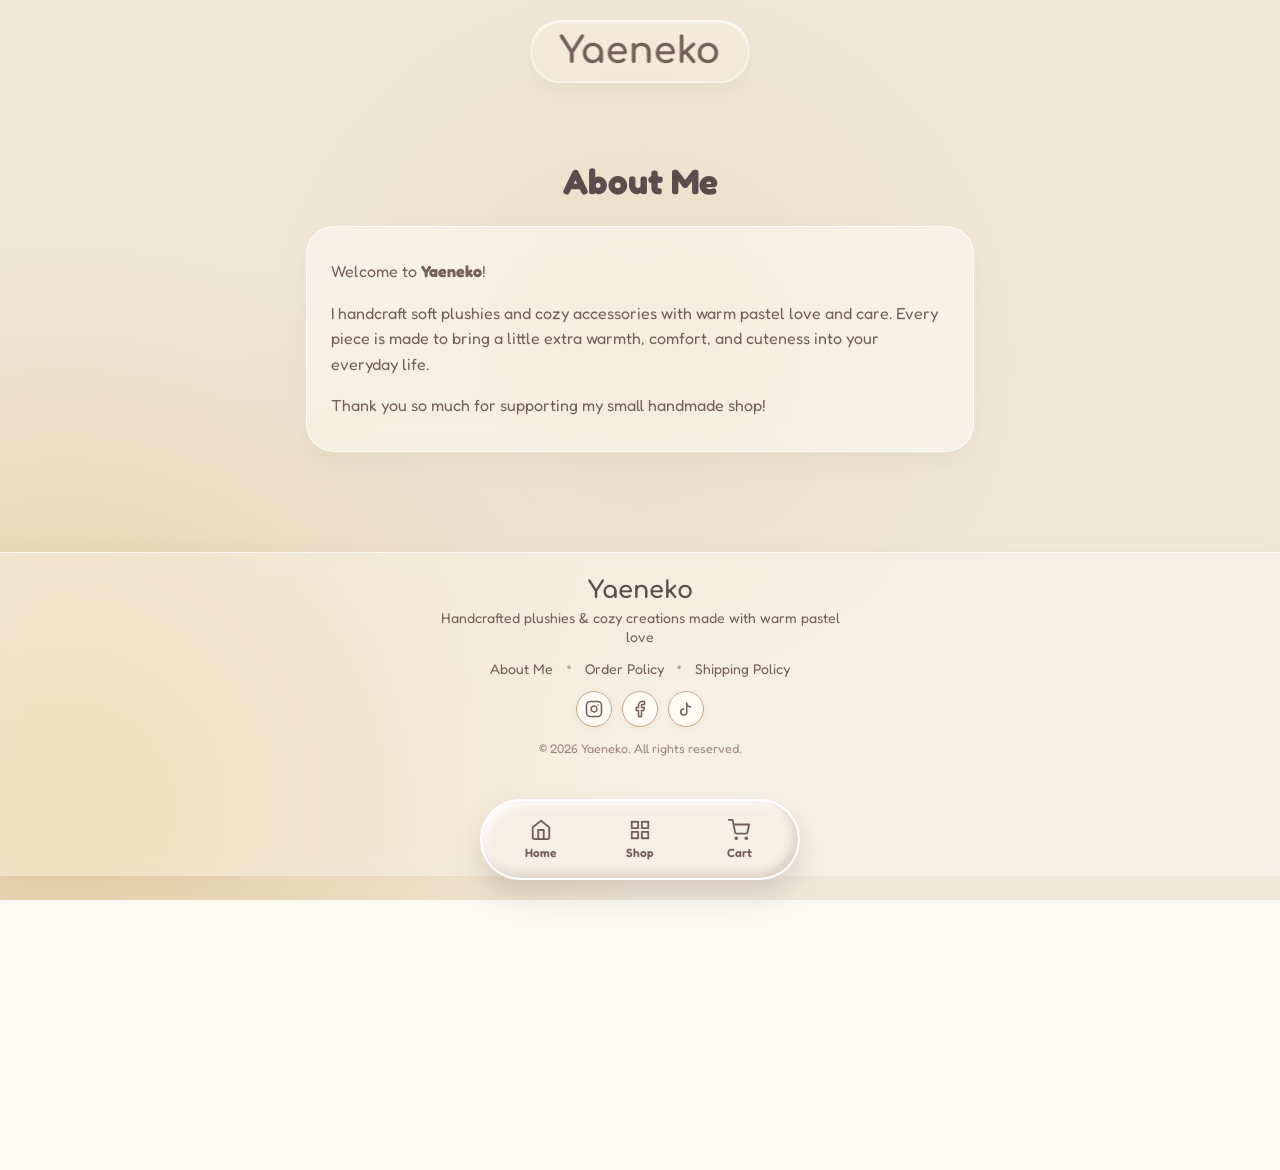
<file: about.html>
<!DOCTYPE html>
<html lang="en">
<head>
    <meta charset="UTF-8">
    <meta name="viewport" content="width=device-width, initial-scale=1.0">
    <title>About Me — Yaeneko</title>

    <link rel="preconnect" href="https://fonts.googleapis.com">
    <link rel="preconnect" href="https://fonts.gstatic.com" crossorigin>
    <link href="https://fonts.googleapis.com/css2?family=Comfortaa:wght@300..700&family=Fredoka:wght@400;600;700&display=swap" rel="stylesheet">
    
    <link rel="stylesheet" href="style.css">
    <script src="script.js" defer></script>

    <style>
        .page-container {
            max-width: 700px;
            margin: 80px auto 0 auto;
            padding: 20px 16px 60px 16px;
        }

        .page-title {
            font-family: 'Fredoka', 'Comfortaa', cursive, sans-serif;
            font-size: 2.2rem;
            color: #5c4d4c;
            text-align: center;
            margin-bottom: 24px;
        }

        .page-card {
            background: rgba(255, 255, 255, 0.45);
            backdrop-filter: blur(12px) saturate(130%);
            -webkit-backdrop-filter: blur(12px) saturate(130%);
            border: 1.5px solid rgba(255, 255, 255, 0.75);
            border-radius: 28px;
            padding: 32px 24px;
            box-shadow: 0 10px 28px rgba(92, 77, 76, 0.06);
            line-height: 1.6;
        }

        .page-card p {
            font-family: 'Fredoka', cursive, sans-serif;
            font-size: 1rem;
            color: #735e59;
            margin-bottom: 16px;
        }

        .page-card p:last-child {
            margin-bottom: 0;
        }
    </style>
</head>
<body>

    <div class="page-bg"></div>

    <header class="shop-header">
        <h1 class="logo">Yaeneko</h1>
    </header>

    <main class="page-container">
        <h1 class="page-title">About Me </h1>
        <div class="page-card">
            <p>Welcome to <strong>Yaeneko</strong>!</p>
            <p>I handcraft soft plushies and cozy accessories with warm pastel love and care. Every piece is made to bring a little extra warmth, comfort, and cuteness into your everyday life.</p>
            <p>Thank you so much for supporting my small handmade shop!</p>
        </div>
    </main>

    <footer class="site-footer">
        <div class="footer-content">
            <h2 class="footer-logo">Yaeneko</h2>
            <p class="footer-bio">Handcrafted plushies & cozy creations made with warm pastel love </p>
            <nav class="footer-links-row" aria-label="Footer Navigation">
                <a href="about.html" class="footer-link">About Me</a>
                <span class="footer-dot">•</span>
                <a href="policies.html#order-policy" class="footer-link">Order Policy</a>
                <span class="footer-dot">•</span>
                <a href="policies.html#shipping-policy" class="footer-link">Shipping Policy</a>
            </nav>
            <div class="footer-socials-row">
                <a href="https://www.instagram.com/yaeneko.bd?utm_source=ig_web_button_share_sheet&igsh=ZDNlZDc0MzIxNw==" target="_blank" rel="noopener noreferrer" class="social-btn" aria-label="Instagram">
                    <svg width="18" height="18" viewBox="0 0 24 24" fill="none" stroke="currentColor" stroke-width="2" stroke-linecap="round" stroke-linejoin="round"><rect x="2" y="2" width="20" height="20" rx="5" ry="5"></rect><path d="M16 11.37A4 4 0 1 1 12.63 8 4 4 0 0 1 16 11.37z"></path><line x1="17.5" y1="6.5" x2="17.51" y2="6.5"></line></svg>
                </a>
                <a href="https://www.facebook.com/people/Yaenekobd/61579429420812/" target="_blank" rel="noopener noreferrer" class="social-btn" aria-label="Facebook">
                    <svg width="18" height="18" viewBox="0 0 24 24" fill="none" stroke="currentColor" stroke-width="2" stroke-linecap="round" stroke-linejoin="round"><path d="M18 2h-3a5 5 0 0 0-5 5v3H7v4h3v8h4v-8h3l1-4h-4V7a1 1 0 0 1 1-1h3z"></path></svg>
                </a>
                <a href="https://www.tiktok.com/@yaeneko.bd" target="_blank" rel="noopener noreferrer" class="social-btn" aria-label="TikTok">
                    <svg width="18" height="18" viewBox="0 0 24 24" fill="none" stroke="currentColor" stroke-width="2" stroke-linecap="round" stroke-linejoin="round"><path d="M9 12a4 4 0 1 0 4 4V4a5 5 0 0 0 5 5"></path></svg>
                </a>
            </div>
            <p class="footer-copyright">© 2026 Yaeneko. All rights reserved.</p>
        </div>
    </footer>

    <nav class="floating-nav" aria-label="Main Navigation">
        <a href="index.html" class="nav-item">
            <svg viewBox="0 0 24 24" fill="none" stroke="currentColor" stroke-width="2" stroke-linecap="round" stroke-linejoin="round"><path d="M3 9l9-7 9 7v11a2 2 0 0 1-2 2H5a2 2 0 0 1-2-2z"/><polyline points="9 22 9 12 15 12 15 22"/></svg>
            <span>Home</span>
        </a>
        <a href="shop.html" class="nav-item">
            <svg viewBox="0 0 24 24" fill="none" stroke="currentColor" stroke-width="2" stroke-linecap="round" stroke-linejoin="round"><rect x="3" y="3" width="7" height="7"/><rect x="14" y="3" width="7" height="7"/><rect x="14" y="14" width="7" height="7"/><rect x="3" y="14" width="7" height="7"/></svg>
            <span>Shop</span>
        </a>
        <a href="cart.html" class="nav-item">
            <svg viewBox="0 0 24 24" fill="none" stroke="currentColor" stroke-width="2" stroke-linecap="round" stroke-linejoin="round"><circle cx="9" cy="21" r="1"/><circle cx="20" cy="21" r="1"/><path d="M1 1h4l2.68 13.39a2 2 0 0 0 2 1.61h9.72a2 2 0 0 0 2-1.61L23 6H6"/></svg>
            <span>Cart</span>
        </a>
    </nav>

</body>
</html>
</file>
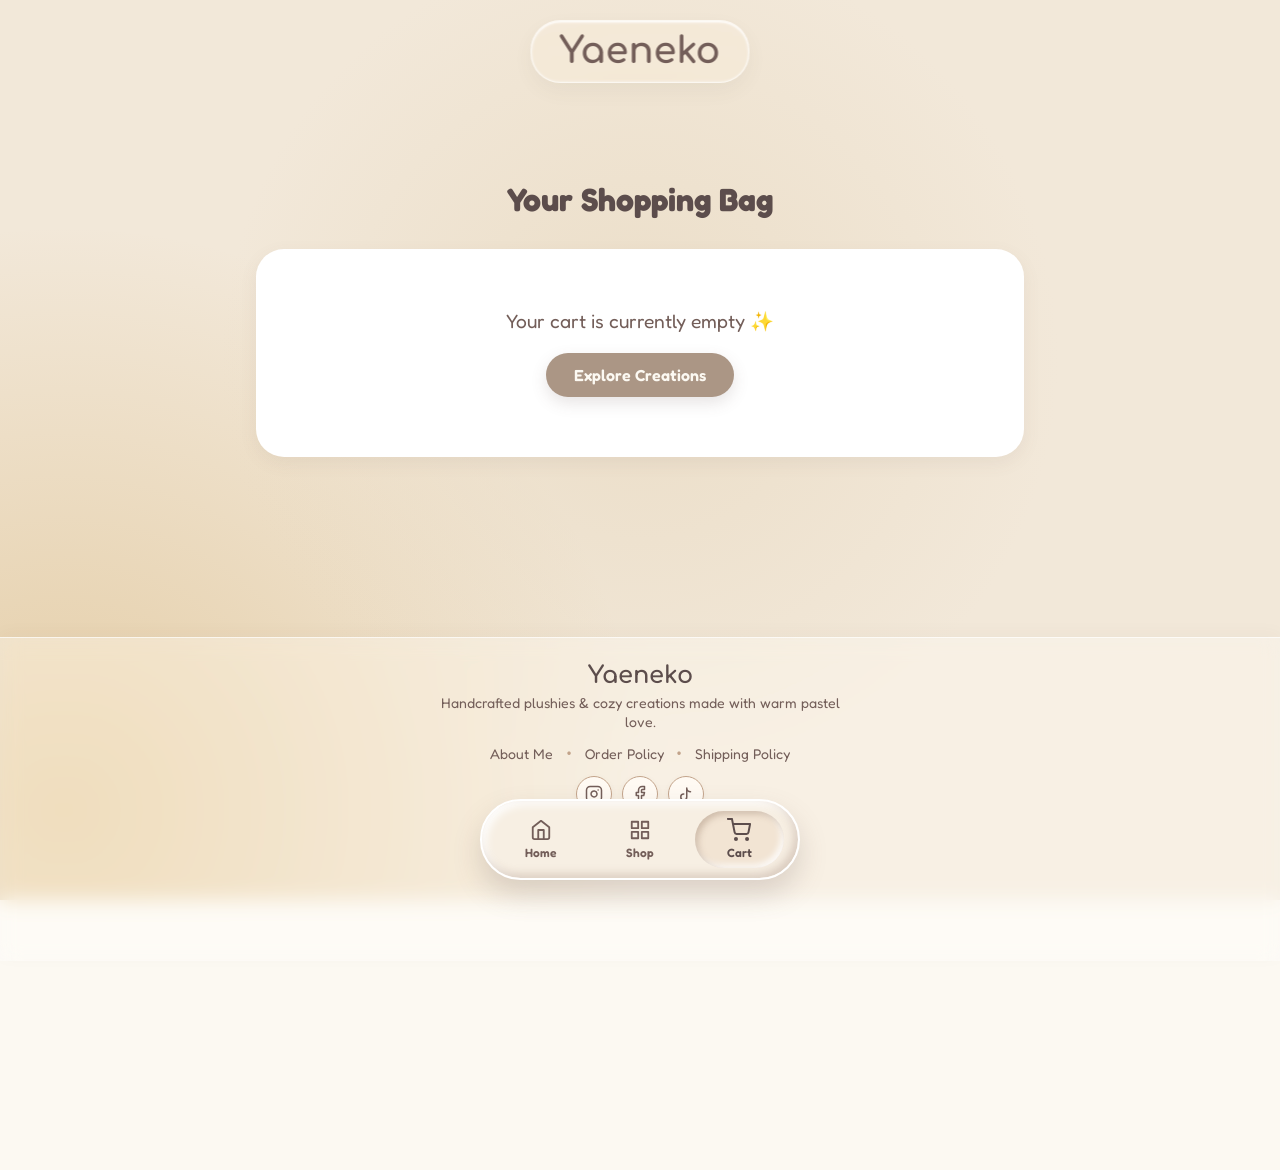
<file: cart.html>
<!DOCTYPE html>
<html lang="en">
<head>
    <meta charset="UTF-8">
    <meta name="viewport" content="width=device-width, initial-scale=1.0">
    <title>Your Cart — Yaeneko</title>

    <link rel="preconnect" href="https://fonts.googleapis.com">
    <link rel="preconnect" href="https://fonts.gstatic.com" crossorigin>
    <link href="https://fonts.googleapis.com/css2?family=Comfortaa:wght@300..700&family=Fredoka:wght@400;600;700&display=swap" rel="stylesheet">
    
    <link rel="stylesheet" href="style.css">

    <style>
        .cart-container {
            max-width: 800px;
            margin: 80px auto 0 auto;
            padding: 20px 16px 140px 16px;
        }

        .cart-title {
            font-family: 'Fredoka', 'Comfortaa', cursive, sans-serif;
            font-size: 2rem;
            color: #5c4d4c;
            text-align: center;
            margin: 20px 0 30px 0;
        }

        .cart-layout {
            display: flex;
            flex-direction: column;
            gap: 24px;
        }

        @media (min-width: 768px) {
            .cart-layout {
                display: grid;
                grid-template-columns: 1fr 320px;
                align-items: start;
            }
        }

        /* Cart Items Card List */
        .cart-items {
            display: flex;
            flex-direction: column;
            gap: 16px;
        }

        .cart-item {
            display: flex;
            align-items: center;
            gap: 16px;
            background: #ffffff;
            padding: 16px;
            border-radius: 24px;
            box-shadow: 0 6px 18px rgba(115, 94, 89, 0.08);
            border: 1px solid rgba(255, 255, 255, 0.7);
            transition: transform 0.2s ease;
        }

        .cart-item-img {
            width: 80px;
            height: 80px;
            border-radius: 16px;
            object-fit: cover;
            background-color: #f7efe3;
            flex-shrink: 0;
        }

        .cart-item-info {
            flex: 1;
            display: flex;
            flex-direction: column;
            gap: 4px;
        }

        .cart-item-title {
            font-family: 'Fredoka', cursive, sans-serif;
            font-size: 1.1rem;
            color: #5c4d4c;
            margin: 0;
        }

        .cart-item-price {
            font-weight: 700;
            color: #8c706b;
            font-size: 0.95rem;
        }

        /* Quantity Selector */
        .quantity-controls {
            display: flex;
            align-items: center;
            gap: 8px;
            margin-top: 6px;
        }

        .qty-btn {
            width: 28px;
            height: 28px;
            border-radius: 50%;
            border: none;
            background: #f7efe3;
            color: #5c4d4c;
            font-weight: bold;
            font-size: 1rem;
            cursor: pointer;
            display: flex;
            align-items: center;
            justify-content: center;
            transition: background 0.2s ease, transform 0.1s ease;
        }

        .qty-btn:active {
            transform: scale(0.9);
        }

        .qty-value {
            font-family: 'Fredoka', sans-serif;
            font-weight: 600;
            font-size: 0.95rem;
            min-width: 20px;
            text-align: center;
        }

.remove-btn {
  /* Layout & Sizing */
  display: inline-flex;
  align-items: center;
  justify-content: center;
  width: 32px;
  height: 32px;
  border-radius: 50%; /* Makes it perfectly pill/circle soft */
  border: none;
  
  /* Soft Palette (Pastel Pink) */
  background-color: #ffe5ec;
  color: #ff85a1;
  
  /* Micro-interactions */
  cursor: pointer;
  transition: all 0.25s cubic-bezier(0.34, 1.56, 0.64, 1); /* Bouncy, playful feel */
  outline: none;
}

.remove-btn:hover {
  background-color: #ffb3c1;
  color: #ffffff;
  transform: scale(1.1) rotate(6deg); /* Subtle playful wiggle */
  box-shadow: 0 4px 12px rgba(255, 133, 161, 0.3);
}

.remove-btn:active {
  transform: scale(0.92);
}

        /* Cart Summary Glass Card */
        .cart-summary {
            background: rgba(255, 255, 255, 0.85);
            backdrop-filter: blur(8px);
            border-radius: 28px;
            padding: 24px;
            border: 1.5px solid rgba(255, 255, 255, 0.8);
            box-shadow: 0 8px 24px rgba(115, 94, 89, 0.1);
            display: flex;
            flex-direction: column;
            gap: 16px;
        }

        .summary-title {
            font-family: 'Fredoka', cursive, sans-serif;
            font-size: 1.3rem;
            color: #5c4d4c;
            margin: 0;
            padding-bottom: 12px;
            border-bottom: 1px solid rgba(115, 94, 89, 0.15);
        }

        .summary-row {
            display: flex;
            justify-content: space-between;
            font-size: 0.95rem;
            color: #5c4d4c;
        }

        .summary-row.total {
            font-weight: 700;
            font-size: 1.15rem;
            padding-top: 12px;
            border-top: 1px solid rgba(115, 94, 89, 0.15);
        }

        .checkout-btn {
            width: 100%;
            padding: 14px;
            border: none;
            border-radius: 20px;
            background-color: #5c4d4c;
            color: #ffffff;
            font-family: 'Fredoka', cursive, sans-serif;
            font-size: 1rem;
            font-weight: 600;
            cursor: pointer;
            box-shadow: 0 6px 16px rgba(92, 77, 76, 0.2);
            transition: transform 0.2s ease, background 0.2s ease;
        }

        .checkout-btn:hover {
            background-color: #443736;
            transform: translateY(-2px);
        }

        /* Empty Cart State */
        .empty-cart {
            text-align: center;
            padding: 60px 20px;
            background: #ffffff;
            border-radius: 28px;
            box-shadow: 0 6px 18px rgba(115, 94, 89, 0.08);
        }

        .empty-cart p {
            font-family: 'Fredoka', cursive, sans-serif;
            font-size: 1.2rem;
            color: #735e59;
            margin-bottom: 20px;
        }

        .shop-now-btn {
            display: inline-block;
            padding: 12px 28px;
            background-color: #ab9685;
            color: #fcf9f2;
            border-radius: 30px;
            text-decoration: none;
            font-family: 'Fredoka', cursive, sans-serif;
            font-weight: 600;
            box-shadow: 0 6px 16px rgba(92, 77, 76, 0.15);
            transition: transform 0.2s ease;
        }

        .shop-now-btn:hover {
            transform: translateY(-2px);
        }
    </style>
</head>
<body>

    <div class="page-bg"></div>

    <header class="shop-header">
        <h1 class="logo">Yaeneko</h1>
    </header>

    <main class="cart-container">
        <h2 class="cart-title">Your Shopping Bag</h2>

        <div id="cartView"></div>
    </main>
	
	
	<footer class="site-footer">
    <div class="footer-content">
        <h2 class="footer-logo">Yaeneko</h2>

        <p class="footer-bio">
            Handcrafted plushies & cozy creations made with warm pastel love.
        </p>

        <nav class="footer-links-row" aria-label="Footer Navigation">
            <a href="about.html" class="footer-link">About Me</a>
            <span class="footer-dot">•</span>
            <a href="policies.html#order-policy" class="footer-link">Order Policy</a>
            <span class="footer-dot">•</span>
            <a href="policies.html#order-policy" class="footer-link">Shipping Policy</a>
        </nav>

        <div class="footer-socials-row">
            <a href="https://www.instagram.com/yaeneko.bd?utm_source=ig_web_button_share_sheet&igsh=ZDNlZDc0MzIxNw==" 
               target="_blank" 
               rel="noopener noreferrer" 
               class="social-btn" 
               aria-label="Instagram">
                <svg width="18" height="18" viewBox="0 0 24 24" fill="none" stroke="currentColor" stroke-width="2" stroke-linecap="round" stroke-linejoin="round">
                    <rect x="2" y="2" width="20" height="20" rx="5" ry="5"></rect>
                    <path d="M16 11.37A4 4 0 1 1 12.63 8 4 4 0 0 1 16 11.37z"></path>
                    <line x1="17.5" y1="6.5" x2="17.51" y2="6.5"></line>
                </svg>
            </a>

            <a href="https://www.facebook.com/people/Yaenekobd/61579429420812/" 
               target="_blank" 
               rel="noopener noreferrer" 
               class="social-btn" 
               aria-label="Facebook">
                <svg width="18" height="18" viewBox="0 0 24 24" fill="none" stroke="currentColor" stroke-width="2" stroke-linecap="round" stroke-linejoin="round">
                    <path d="M18 2h-3a5 5 0 0 0-5 5v3H7v4h3v8h4v-8h3l1-4h-4V7a1 1 0 0 1 1-1h3z"></path>
                </svg>
            </a>

            <a href="https://www.tiktok.com/@yaeneko.bd" 
               target="_blank" 
               rel="noopener noreferrer" 
               class="social-btn" 
               aria-label="TikTok">
                <svg width="18" height="18" viewBox="0 0 24 24" fill="none" stroke="currentColor" stroke-width="2" stroke-linecap="round" stroke-linejoin="round">
                    <path d="M9 12a4 4 0 1 0 4 4V4a5 5 0 0 0 5 5"></path>
                </svg>
            </a>
        </div>

        <p class="footer-copyright">© 2026 Yaeneko. All rights reserved.</p>
    </div>
</footer>

    <nav class="floating-nav" aria-label="Main Navigation">
        <a href="index.html" class="nav-item" aria-label="Home">
            <svg viewBox="0 0 24 24" fill="none" stroke="currentColor" stroke-width="2" stroke-linecap="round" stroke-linejoin="round">
                <path d="M3 9l9-7 9 7v11a2 2 0 0 1-2 2H5a2 2 0 0 1-2-2z"/>
                <polyline points="9 22 9 12 15 12 15 22"/>
            </svg>
            <span>Home</span>
        </a>

        <a href="shop.html" class="nav-item" aria-label="Shop">
            <svg viewBox="0 0 24 24" fill="none" stroke="currentColor" stroke-width="2" stroke-linecap="round" stroke-linejoin="round">
                <rect x="3" y="3" width="7" height="7"/>
                <rect x="14" y="3" width="7" height="7"/>
                <rect x="14" y="14" width="7" height="7"/>
                <rect x="3" y="14" width="7" height="7"/>
            </svg>
            <span>Shop</span>
        </a>

        <a href="cart.html" class="nav-item active" aria-label="Cart">
            <svg viewBox="0 0 24 24" fill="none" stroke="currentColor" stroke-width="2" stroke-linecap="round" stroke-linejoin="round">
                <circle cx="9" cy="21" r="1"></circle>
                <circle cx="20" cy="21" r="1"></circle>
                <path d="M1 1h4l2.68 13.39a2 2 0 0 0 2 1.61h9.72a2 2 0 0 0 2-1.61L23 6H6"></path>
            </svg>
            <span>Cart</span>
        </a>
    </nav>

    <script src="script.js"></script>
    <script>
        function getCart() {
            return JSON.parse(localStorage.getItem('cart')) || [];
        }

        function saveCart(cart) {
            localStorage.setItem('cart', JSON.stringify(cart));
            if (typeof updateCartBadge === 'function') {
                updateCartBadge();
            }
            renderCart();
        }

        function changeQuantity(index, delta) {
            let cart = getCart();
            if (cart[index]) {
                cart[index].quantity = (cart[index].quantity || 1) + delta;
                if (cart[index].quantity <= 0) {
                    cart.splice(index, 1);
                }
            }
            saveCart(cart);
        }

        function removeItem(index) {
            let cart = getCart();
            cart.splice(index, 1);
            saveCart(cart);
        }

        function parsePrice(priceStr) {
            if (!priceStr) return 0;
            return parseFloat(priceStr.replace(/[^0-9.-]+/g, "")) || 0;
        }

        function renderCart() {
            const container = document.getElementById('cartView');
            const cart = getCart();

            if (cart.length === 0) {
                container.innerHTML = `
                    <div class="empty-cart">
                        <p>Your cart is currently empty ✨</p>
                        <a href="shop.html" class="shop-now-btn">Explore Creations</a>
                    </div>
                `;
                return;
            }

            let subtotal = 0;
            let itemsHTML = cart.map((item, index) => {
                const itemQty = item.quantity || 1;
                const priceNum = parsePrice(item.price);
                const itemTotal = priceNum * itemQty;
                subtotal += itemTotal;

                const imageSrc = Array.isArray(item.images) ? item.images[0] : (item.image || 'logo1.jpg');

                return `
                    <div class="cart-item">
                        <img src="${imageSrc}" alt="${item.title}" class="cart-item-img">
                        <div class="cart-item-info">
                            <h3 class="cart-item-title">${item.title}</h3>
                            <span class="cart-item-price">${item.price || formatBDT(0)}</span>
                            <div class="quantity-controls">
                                <button class="qty-btn" onclick="changeQuantity(${index}, -1)">-</button>
                                <span class="qty-value">${itemQty}</span>
                                <button class="qty-btn" onclick="changeQuantity(${index}, 1)">+</button>
                            </div>
                        </div>
                    <button class="remove-btn" onclick="removeItem(${index})" aria-label="Remove item">
  <svg width="16" height="16" viewBox="0 0 24 24" fill="none" stroke="currentColor" stroke-width="2.5" stroke-linecap="round" stroke-linejoin="round">
    <line x1="18" y1="6" x2="6" y2="18"></line>
    <line x1="6" y1="6" x2="18" y2="18"></line>
  </svg>
</button>
                    </div>
                `;
            }).join('');

            // Flat shipping fee in Taka — adjust this to whatever you actually charge.
            

            container.innerHTML = `
                <div class="cart-layout">
                    <div class="cart-items">
                        ${itemsHTML}
                    </div>

                <div class="cart-summary">
                        <h3 class="summary-title">Order Summary</h3>
                        <div class="summary-row total">
                            <span>Total</span>
                            <span>${formatBDT(subtotal)}</span>
                        </div>
                        <button class="checkout-btn" onclick="window.location.href='checkout.html'">
                            Proceed to Checkout
                        </button>
                    </div>
                </div>
            `;
        }
        document.addEventListener('DOMContentLoaded', renderCart);
    </script>
</body>
</html>
</file>
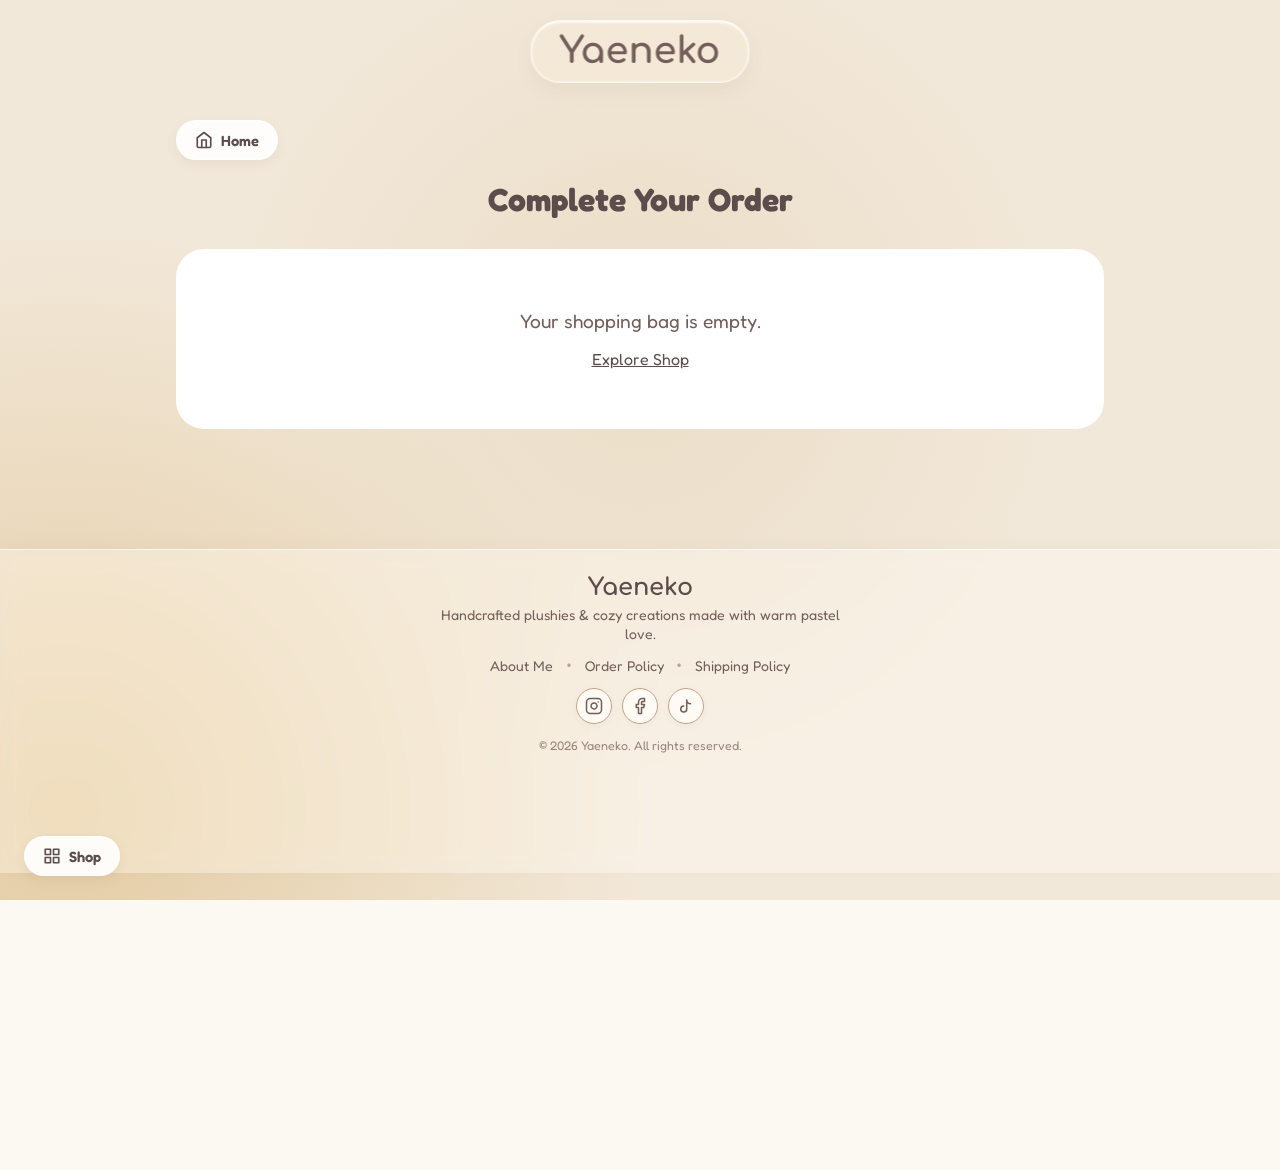
<file: checkout.html>
<!DOCTYPE html>
<html lang="en">
<head>
    <meta charset="UTF-8">
    <meta name="viewport" content="width=device-width, initial-scale=1.0">
    <title>Checkout — Yaeneko</title>

    <link rel="preconnect" href="https://fonts.googleapis.com">
    <link rel="preconnect" href="https://fonts.gstatic.com" crossorigin>
    <link href="https://fonts.googleapis.com/css2?family=Comfortaa:wght@300..700&family=Fredoka:wght@400;600;700&display=swap" rel="stylesheet">
    
    <link rel="stylesheet" href="style.css">
    <script src="script.js" defer></script>

    <style>
        .checkout-container {
            max-width: 960px;
            margin: 40px auto 0 auto;
            padding: 20px 16px 80px 16px;
        }

        .checkout-title {
            font-family: 'Fredoka', 'Comfortaa', cursive, sans-serif;
            font-size: 2rem;
            color: #5c4d4c;
            text-align: center;
            margin: 20px 0 30px 0;
        }

        .checkout-layout {
            display: flex;
            flex-direction: column;
            gap: 24px;
        }

        @media (min-width: 850px) {
            .checkout-layout {
                display: grid;
                grid-template-columns: 1fr 380px;
                align-items: start;
            }
        }

        .checkout-card {
            background: rgba(255, 255, 255, 0.88);
            backdrop-filter: blur(10px);
            border-radius: 28px;
            padding: 24px;
            border: 1.5px solid rgba(255, 255, 255, 0.8);
            box-shadow: 0 8px 24px rgba(115, 94, 89, 0.08);
            margin-bottom: 20px;
        }

        .section-heading {
            font-family: 'Fredoka', cursive, sans-serif;
            font-size: 1.25rem;
            color: #5c4d4c;
            margin-bottom: 18px;
            display: flex;
            align-items: center;
            gap: 8px;
            border-bottom: 1px solid rgba(115, 94, 89, 0.12);
            padding-bottom: 10px;
        }

        .form-grid {
            display: grid;
            grid-template-columns: 1fr;
            gap: 16px;
        }

        @media (min-width: 550px) {
            .form-grid.two-col {
                grid-template-columns: 1fr 1fr;
            }
            .form-grid.three-col {
                grid-template-columns: 1fr 1fr 1fr;
            }
        }

        .form-group {
            display: flex;
            flex-direction: column;
            gap: 6px;
        }

        .form-group label {
            font-family: 'Fredoka', sans-serif;
            font-size: 0.9rem;
            color: #5c4d4c;
            font-weight: 600;
        }

        .form-group input,
        .form-group select,
        .form-group textarea {
            width: 100%;
            padding: 12px 14px;
            border-radius: 16px;
            border: 1.5px solid #e2d7c8;
            background-color: #fffaf5;
            font-family: inherit;
            font-size: 0.95rem;
            color: #5c4d4c;
            outline: none;
            transition: all 0.2s ease;
        }

        .form-group input:focus,
        .form-group select:focus,
        .form-group textarea:focus {
            border-color: #ab9685;
            background-color: #ffffff;
            box-shadow: 0 0 0 3px rgba(171, 150, 133, 0.2);
        }

        .form-group select:disabled {
            background-color: #f1ebd8;
            opacity: 0.6;
            cursor: not-allowed;
        }

        .advance-notice {
            background: #fff4e5;
            border: 1.5px solid #f3d1a8;
            border-radius: 18px;
            padding: 14px 16px;
            margin-bottom: 18px;
            font-size: 0.88rem;
            color: #735e59;
            line-height: 1.45;
        }

        .advance-notice strong {
            color: #d97706;
            font-family: 'Fredoka', sans-serif;
        }

        .order-summary-card {
            background: rgba(255, 255, 255, 0.92);
            backdrop-filter: blur(10px);
            border-radius: 28px;
            padding: 24px;
            border: 1.5px solid rgba(255, 255, 255, 0.9);
            box-shadow: 0 8px 24px rgba(115, 94, 89, 0.1);
            position: sticky;
            top: 20px;
        }

        .cart-mini-item {
            display: flex;
            align-items: center;
            gap: 12px;
            padding: 10px 0;
            border-bottom: 1px dashed rgba(115, 94, 89, 0.15);
        }

        .cart-mini-img {
            width: 48px;
            height: 48px;
            border-radius: 12px;
            object-fit: cover;
            background: #f7efe3;
        }

        .cart-mini-info {
            flex: 1;
        }

        .cart-mini-title {
            font-family: 'Fredoka', sans-serif;
            font-size: 0.9rem;
            color: #5c4d4c;
        }

        .cart-mini-meta {
            font-size: 0.8rem;
            color: #8c706b;
        }

        .price-breakdown {
            margin-top: 16px;
            display: flex;
            flex-direction: column;
            gap: 10px;
        }

        .summary-row {
            display: flex;
            justify-content: space-between;
            font-size: 0.95rem;
            color: #5c4d4c;
        }

        .summary-row.highlight {
            background-color: #f7efe3;
            padding: 12px;
            border-radius: 16px;
            font-weight: 700;
            color: #5c4d4c;
            border: 1px solid #ebdccb;
        }

        .summary-row.highlight .amount {
            color: #d97706;
            font-size: 1.1rem;
        }

        .summary-row.due {
            padding: 4px 12px;
            font-size: 0.88rem;
            color: #8c706b;
        }

        .place-order-btn {
            width: 100%;
            padding: 16px;
            margin-top: 18px;
            border: none;
            border-radius: 20px;
            background-color: #5c4d4c;
            color: #ffffff;
            font-family: 'Fredoka', cursive, sans-serif;
            font-size: 1.05rem;
            font-weight: 600;
            cursor: pointer;
            box-shadow: 0 6px 16px rgba(92, 77, 76, 0.2);
            transition: all 0.2s ease;
        }

        .place-order-btn:hover {
            background-color: #443736;
            transform: translateY(-2px);
        }

        .payment-methods {
            display: flex;
            gap: 10px;
            margin-top: 10px;
        }

        .payment-option {
            flex: 1;
            padding: 12px 8px;
            border-radius: 16px;
            border: 1.5px solid #e2d7c8;
            background: #fffaf5;
            text-align: center;
            cursor: pointer;
            font-family: 'Fredoka', sans-serif;
            font-size: 0.85rem;
            transition: all 0.2s ease;
        }

        .payment-option.active {
            border-color: #5c4d4c;
            background: #5c4d4c;
            color: #fff;
            font-weight: 600;
        }

        .empty-checkout {
            text-align: center;
            padding: 60px 20px;
            background: #ffffff;
            border-radius: 28px;
        }

        /* Top Left Home Link Styling */
        .corner-nav-btn {
            display: inline-flex;
            align-items: center;
            gap: 8px;
            padding: 10px 18px;
            background: rgba(255, 255, 255, 0.9);
            backdrop-filter: blur(8px);
            border: 1.5px solid rgba(255, 255, 255, 0.9);
            border-radius: 24px;
            color: #5c4d4c;
            text-decoration: none;
            font-family: 'Fredoka', sans-serif;
            font-size: 0.92rem;
            font-weight: 600;
            box-shadow: 0 4px 12px rgba(115, 94, 89, 0.08);
            transition: all 0.25 ease;
        }

        .corner-nav-btn:hover {
            background: #ffffff;
            transform: translateY(-2px);
            box-shadow: 0 6px 16px rgba(115, 94, 89, 0.15);
            color: #443736;
        }

        .corner-nav-btn svg {
            width: 18px;
            height: 18px;
        }

        /* Fixed Bottom Left Shop Button */
        .bottom-left-btn {
            position: fixed;
            bottom: 24px;
            left: 24px;
            z-index: 1000;
        }
    </style>
</head>
<body>

    <div class="page-bg"></div>

    <header class="shop-header">
        <h1 class="logo">Yaeneko</h1>
    </header>

    <main class="checkout-container">
        <a href="index.html" class="corner-nav-btn">
            <svg viewBox="0 0 24 24" fill="none" stroke="currentColor" stroke-width="2.2" stroke-linecap="round" stroke-linejoin="round">
                <path d="M3 9l9-7 9 7v11a2 2 0 0 1-2 2H5a2 2 0 0 1-2-2z"/>
                <polyline points="9 22 9 12 15 12 15 22"/>
            </svg>
            <span>Home</span>
        </a>

        <h2 class="checkout-title">Complete Your Order</h2>

        <div id="checkoutView"></div>
    </main>

    <a href="shop.html" class="corner-nav-btn bottom-left-btn">
        <svg viewBox="0 0 24 24" fill="none" stroke="currentColor" stroke-width="2.2" stroke-linecap="round" stroke-linejoin="round">
            <rect x="3" y="3" width="7" height="7"/>
            <rect x="14" y="3" width="7" height="7"/>
            <rect x="14" y="14" width="7" height="7"/>
            <rect x="3" y="14" width="7" height="7"/>
        </svg>
        <span>Shop</span>
    </a>

    <footer class="site-footer">
        <div class="footer-content">
            <h2 class="footer-logo">Yaeneko</h2>

            <p class="footer-bio">
                Handcrafted plushies & cozy creations made with warm pastel love.
            </p>

            <nav class="footer-links-row" aria-label="Footer Navigation">
                <a href="about.html" class="footer-link">About Me</a>
                <span class="footer-dot">•</span>
                <a href="policies.html#order-policy" class="footer-link">Order Policy</a>
                <span class="footer-dot">•</span>
                <a href="policies.html#order-policy" class="footer-link">Shipping Policy</a>
            </nav>

            <div class="footer-socials-row">
                <a href="https://www.instagram.com/yaeneko.bd?utm_source=ig_web_button_share_sheet&igsh=ZDNlZDc0MzIxNw==" 
                   target="_blank" 
                   rel="noopener noreferrer" 
                   class="social-btn" 
                   aria-label="Instagram">
                    <svg width="18" height="18" viewBox="0 0 24 24" fill="none" stroke="currentColor" stroke-width="2" stroke-linecap="round" stroke-linejoin="round">
                        <rect x="2" y="2" width="20" height="20" rx="5" ry="5"></rect>
                        <path d="M16 11.37A4 4 0 1 1 12.63 8 4 4 0 0 1 16 11.37z"></path>
                        <line x1="17.5" y1="6.5" x2="17.51" y2="6.5"></line>
                    </svg>
                </a>

                <a href="https://www.facebook.com/people/Yaenekobd/61579429420812/" 
                   target="_blank" 
                   rel="noopener noreferrer" 
                   class="social-btn" 
                   aria-label="Facebook">
                    <svg width="18" height="18" viewBox="0 0 24 24" fill="none" stroke="currentColor" stroke-width="2" stroke-linecap="round" stroke-linejoin="round">
                        <path d="M18 2h-3a5 5 0 0 0-5 5v3H7v4h3v8h4v-8h3l1-4h-4V7a1 1 0 0 1 1-1h3z"></path>
                    </svg>
                </a>

                <a href="https://www.tiktok.com/@yaeneko.bd" 
                   target="_blank" 
                   rel="noopener noreferrer" 
                   class="social-btn" 
                   aria-label="TikTok">
                    <svg width="18" height="18" viewBox="0 0 24 24" fill="none" stroke="currentColor" stroke-width="2" stroke-linecap="round" stroke-linejoin="round">
                        <path d="M9 12a4 4 0 1 0 4 4V4a5 5 0 0 0 5 5"></path>
                    </svg>
                </a>
            </div>

            <p class="footer-copyright">© 2026 Yaeneko. All rights reserved.</p>
        </div>
    </footer>

    <script>
        // Bangladesh Locations Data
        const bdLocations = {
            "Dhaka": {
                "Dhaka": ["Dhanmondi", "Gulshan", "Banani", "Uttara", "Mirpur", "Mohammadpur", "Badda", "Khilgaon", "Old Dhaka", "Savar", "Keraniganj"],
                "Gazipur": ["Gazipur Sadar", "Kaliakair", "Kapasia", "Sreepur", "Kaliganj"],
                "Narayanganj": ["Narayanganj Sadar", "Araihazar", "Bandar", "Rupganj", "Sonargaon"],
                "Tangail": ["Tangail Sadar", "Mirzapur", "Delduar", "Nagarpur", "Ghatail", "Kalihati"],
                "Faridpur": ["Faridpur Sadar", "Bhanga", "Boalmari", "Charbhadrasan", "Sadarpur"]
            },
            "Chattogram": {
                "Chattogram": ["Agrabad", "GEC Circle", "Halishahar", "Panchlaish", "Nasirabad", "Kotwali", "Khulshi", "Patenga", "Hathazari"],
                "Cox's Bazar": ["Cox's Bazar Sadar", "Chakaria", "Teknaf", "Ukhia", "Ramu", "Maheshkhali"],
                "Cumilla": ["Cumilla Sadar", "Daudkandi", "Chandina", "Laksam", "Burichang"],
                "Feni": ["Feni Sadar", "Chhagalnaiya", "Daganbhuiyan", "Parshuram"],
                "Noakhali": ["Noakhali Sadar", "Begumganj", "Chhatkhil", "Senbagh"]
            },
            "Rajshahi": {
                "Rajshahi": ["Boalia", "Rajpara", "Motihar", "Shah Makhdum", "Paba", "Godagari"],
                "Bogra": ["Bogra Sadar", "Shajahanpur", "Sherpur", "Ghabtali", "Dhunat"],
                "Pabna": ["Pabna Sadar", "Ishwardi", "Santhia", "Bera", "Chatmohar"]
            },
            "Khulna": {
                "Khulna": ["Khulna Sadar", "Sonadanga", "Khalishpur", "Daulatpur", "Dumuria", "Phultala"],
                "Jessore": ["Jessore Sadar", "Jhikargachha", "Abhaynagar", "Bagherpara"],
                "Kushtia": ["Kushtia Sadar", "Kumarkhali", "Mirpur", "Bheramara"]
            },
            "Barishal": {
                "Barishal": ["Barishal Sadar", "Babuganj", "Bakerganj", "Banaripara", "Gournadi"],
                "Patuakhali": ["Patuakhali Sadar", "Galachipa", "Kalapara", "Bauphal"]
            },
            "Sylhet": {
                "Sylhet": ["Zindabazar", "Amberkhana", "Upashahar", "Sylhet Sadar", "Beanibazar", "Golapganj"],
                "Moulvibazar": ["Moulvibazar Sadar", "Sreemangal", "Kulaura", "Kamalganj"]
            },
            "Rangpur": {
                "Rangpur": ["Rangpur Sadar", "Badarganj", "Mithapukur", "Pirganj"],
                "Dinajpur": ["Dinajpur Sadar", "Birganj", "Birampur", "Phulbari"]
            },
            "Mymensingh": {
                "Mymensingh": ["Mymensingh Sadar", "Muktagachha", "Bhaluka", "Trishal", "Gafargaon"],
                "Jamalpur": ["Jamalpur Sadar", "Sarishabari", "Melandahn", "Islampur"]
            }
        };

        let selectedPaymentMethod = 'bKash';

        // Safe price parser (handles string inputs like "500 Tk" or 500)
        function parsePrice(price) {
            if (typeof price === 'number') return price;
            if (!price) return 0;
            const cleaned = String(price).replace(/[^0-9.]/g, '');
            return parseFloat(cleaned) || 0;
        }

        // Price formatting function
        function safeFormatBDT(amount) {
            if (typeof formatBDT === 'function') {
                return formatBDT(amount);
            }
            return `৳${Math.round(amount).toLocaleString('en-BD')}`;
        }

        function renderCheckout() {
            const cart = JSON.parse(localStorage.getItem('cart')) || [];
            const container = document.getElementById('checkoutView');

            if (!cart.length) {
                container.innerHTML = `
                    <div class="empty-checkout">
                        <p style="font-family:'Fredoka',sans-serif; font-size:1.2rem; color:#735e59;">Your shopping bag is empty.</p>
                        <a href="shop.html" style="display:inline-block; margin-top:16px; color:#5c4d4c; font-family:'Fredoka',sans-serif;">Explore Shop</a>
                    </div>
                `;
                return;
            }

            // Accurate subtotal calculation
            const subtotal = cart.reduce((sum, item) => {
                const itemPrice = parsePrice(item.price);
                const itemQty = parseInt(item.quantity) || 1;
                return sum + (itemPrice * itemQty);
            }, 0);

            const advanceAmount = subtotal * 0.80; // 80% Advance
            const remainingAmount = subtotal * 0.20; // 20% Remaining

            const itemsHTML = cart.map(item => {
                const priceNum = parsePrice(item.price);
                const qtyNum = parseInt(item.quantity) || 1;
                const itemTotal = priceNum * qtyNum;
                const imgSrc = (item.images && item.images[0]) ? item.images[0] : (item.image || 'https://via.placeholder.com/80');

                return `
                    <div class="cart-mini-item">
                        <img src="${imgSrc}" class="cart-mini-img" alt="${item.title || 'Product'}">
                        <div class="cart-mini-info">
                            <div class="cart-mini-title">${item.title || 'Product'}</div>
                            <div class="cart-mini-meta">Qty: ${qtyNum} × ${safeFormatBDT(priceNum)}</div>
                        </div>
                        <div style="font-weight:600; font-size:0.9rem;">${safeFormatBDT(itemTotal)}</div>
                    </div>
                `;
            }).join('');

            container.innerHTML = `
                <div class="checkout-layout">
                    <form id="orderForm" onsubmit="handleOrderSubmit(event)">
                        <div class="checkout-card">
                            <div class="section-heading">
                                <span>1. Customer Details</span>
                            </div>
                            <div class="form-grid two-col">
                                <div class="form-group">
                                    <label>Full Name *</label>
                                    <input type="text" id="custName" required placeholder="e.g. Ayesha Rahman">
                                </div>
                                <div class="form-group">
                                    <label>Phone Number *</label>
                                    <input type="tel" id="custPhone" required placeholder="017XXXXXXXX">
                                </div>
                            </div>
                        </div>

                        <div class="checkout-card">
                            <div class="section-heading">
                                <span>2. Delivery Location (Bangladesh)</span>
                            </div>
                            <div class="form-grid three-col">
                                <div class="form-group">
                                    <label>Division *</label>
                                    <select id="divisionSelect" required onchange="handleDivisionChange()">
                                        <option value="">Select Division</option>
                                        ${Object.keys(bdLocations).map(div => `<option value="${div}">${div}</option>`).join('')}
                                    </select>
                                </div>

                                <div class="form-group">
                                    <label>District *</label>
                                    <select id="districtSelect" required disabled onchange="handleDistrictChange()">
                                        <option value="">Select District</option>
                                    </select>
                                </div>

                                <div class="form-group">
                                    <label>Area / Upazila / Thana *</label>
                                    <select id="areaSelect" required disabled>
                                        <option value="">Select Area</option>
                                    </select>
                                </div>
                            </div>

                            <div class="form-group" style="margin-top:16px;">
                                <label>House / Road / Street Address *</label>
                                <textarea id="custAddress" rows="2" required placeholder="House No, Road No, Area details, Flat/Floor"></textarea>
                            </div>

                            <div class="form-group" style="margin-top:12px;">
                                <label>Delivery Notes (Optional)</label>
                                <input type="text" id="custNotes" placeholder="Special instructions for delivery rider">
                            </div>
                        </div>

                        <div class="checkout-card">
                            <div class="section-heading">
                                <span>3. Payment (80% Advance Required)</span>
                            </div>

                            <div class="advance-notice">
                                📌 <strong>Policy Note:</strong> We require an <strong>80% advance payment (${safeFormatBDT(advanceAmount)})</strong> to confirm custom orders. The remaining 20% (${safeFormatBDT(remainingAmount)}) is paid cash on delivery.
                            </div>

                            <div class="form-group">
                                <label>Select Payment Method</label>
                                <div class="payment-methods">
                                    <div class="payment-option active" onclick="selectPayment('bKash', this)">bKash</div>
                                    <div class="payment-option" onclick="selectPayment('Nagad', this)">Nagad</div>
                                    <div class="payment-option" onclick="selectPayment('Rocket', this)">Rocket</div>
                                </div>
                            </div>

                            <div style="background:#fffaf5; border:1px solid #e2d7c8; border-radius:16px; padding:14px; margin-top:14px;">
                                <p style="font-size:0.88rem; color:#5c4d4c;">Send <strong>${safeFormatBDT(advanceAmount)}</strong> to our official <span id="paymentName">bKash</span> Personal Number: <strong>01700000000</strong></p>
                            </div>

                            <div class="form-grid two-col" style="margin-top:14px;">
                                <div class="form-group">
                                    <label>Sender Mobile Number *</label>
                                    <input type="tel" id="senderPhone" required placeholder="017XXXXXXXX">
                                </div>
                                <div class="form-group">
                                    <label>Transaction ID (TrxID) *</label>
                                    <input type="text" id="trxId" required placeholder="e.g. 9J87A6K5">
                                </div>
                            </div>
                        </div>
                    </form>

                    <div class="order-summary-card">
                        <h3 style="font-family:'Fredoka',sans-serif; margin-bottom:12px; color:#5c4d4c;">Order Summary</h3>
                        
                        <div style="max-height: 220px; overflow-y: auto;">
                            ${itemsHTML}
                        </div>

                        <div class="price-breakdown">
                            <div class="summary-row">
                                <span>Subtotal</span>
                                <span>${safeFormatBDT(subtotal)}</span>
                            </div>
                            
                            <div class="summary-row highlight">
                                <span>80% Advance (Pay Now)</span>
                                <span class="amount">${safeFormatBDT(advanceAmount)}</span>
                            </div>

                            <div class="summary-row due">
                                <span>20% Due on Delivery</span>
                                <span>${safeFormatBDT(remainingAmount)}</span>
                            </div>
                        </div>

                        <button type="submit" form="orderForm" class="place-order-btn">
                            Confirm Order & Pay ${safeFormatBDT(advanceAmount)}
                        </button>
                    </div>
                </div>
            `;
        }

        function handleDivisionChange() {
            const divSelect = document.getElementById('divisionSelect');
            const distSelect = document.getElementById('districtSelect');
            const areaSelect = document.getElementById('areaSelect');

            const selectedDiv = divSelect.value;
            distSelect.innerHTML = '<option value="">Select District</option>';
            areaSelect.innerHTML = '<option value="">Select Area</option>';
            areaSelect.disabled = true;

            if (selectedDiv && bdLocations[selectedDiv]) {
                distSelect.disabled = false;
                Object.keys(bdLocations[selectedDiv]).forEach(dist => {
                    distSelect.innerHTML += `<option value="${dist}">${dist}</option>`;
                });
            } else {
                distSelect.disabled = true;
            }
        }

        function handleDistrictChange() {
            const divSelect = document.getElementById('divisionSelect');
            const distSelect = document.getElementById('districtSelect');
            const areaSelect = document.getElementById('areaSelect');

            const selectedDiv = divSelect.value;
            const selectedDist = distSelect.value;

            areaSelect.innerHTML = '<option value="">Select Area</option>';

            if (selectedDiv && selectedDist && bdLocations[selectedDiv][selectedDist]) {
                areaSelect.disabled = false;
                bdLocations[selectedDiv][selectedDist].forEach(area => {
                    areaSelect.innerHTML += `<option value="${area}">${area}</option>`;
                });
            } else {
                areaSelect.disabled = true;
            }
        }

        function selectPayment(method, element) {
            selectedPaymentMethod = method;
            document.querySelectorAll('.payment-option').forEach(el => el.classList.remove('active'));
            element.classList.add('active');
            document.getElementById('paymentName').textContent = method;
        }

        function handleOrderSubmit(e) {
            e.preventDefault();

            const orderDetails = {
                name: document.getElementById('custName').value,
                phone: document.getElementById('custPhone').value,
                division: document.getElementById('divisionSelect').value,
                district: document.getElementById('districtSelect').value,
                area: document.getElementById('areaSelect').value,
                address: document.getElementById('custAddress').value,
                notes: document.getElementById('custNotes').value,
                paymentMethod: selectedPaymentMethod,
                senderPhone: document.getElementById('senderPhone').value,
                trxId: document.getElementById('trxId').value
            };

            alert(`Thank you, ${orderDetails.name}! Your order has been placed.\n\nWe received your 80% advance payment reference (TrxID: ${orderDetails.trxId}). We will contact you at ${orderDetails.phone} shortly.`);

            localStorage.removeItem('cart');
            window.location.href = 'index.html';
        }

        document.addEventListener('DOMContentLoaded', renderCheckout);
    </script>
</body>
</html>
</file>
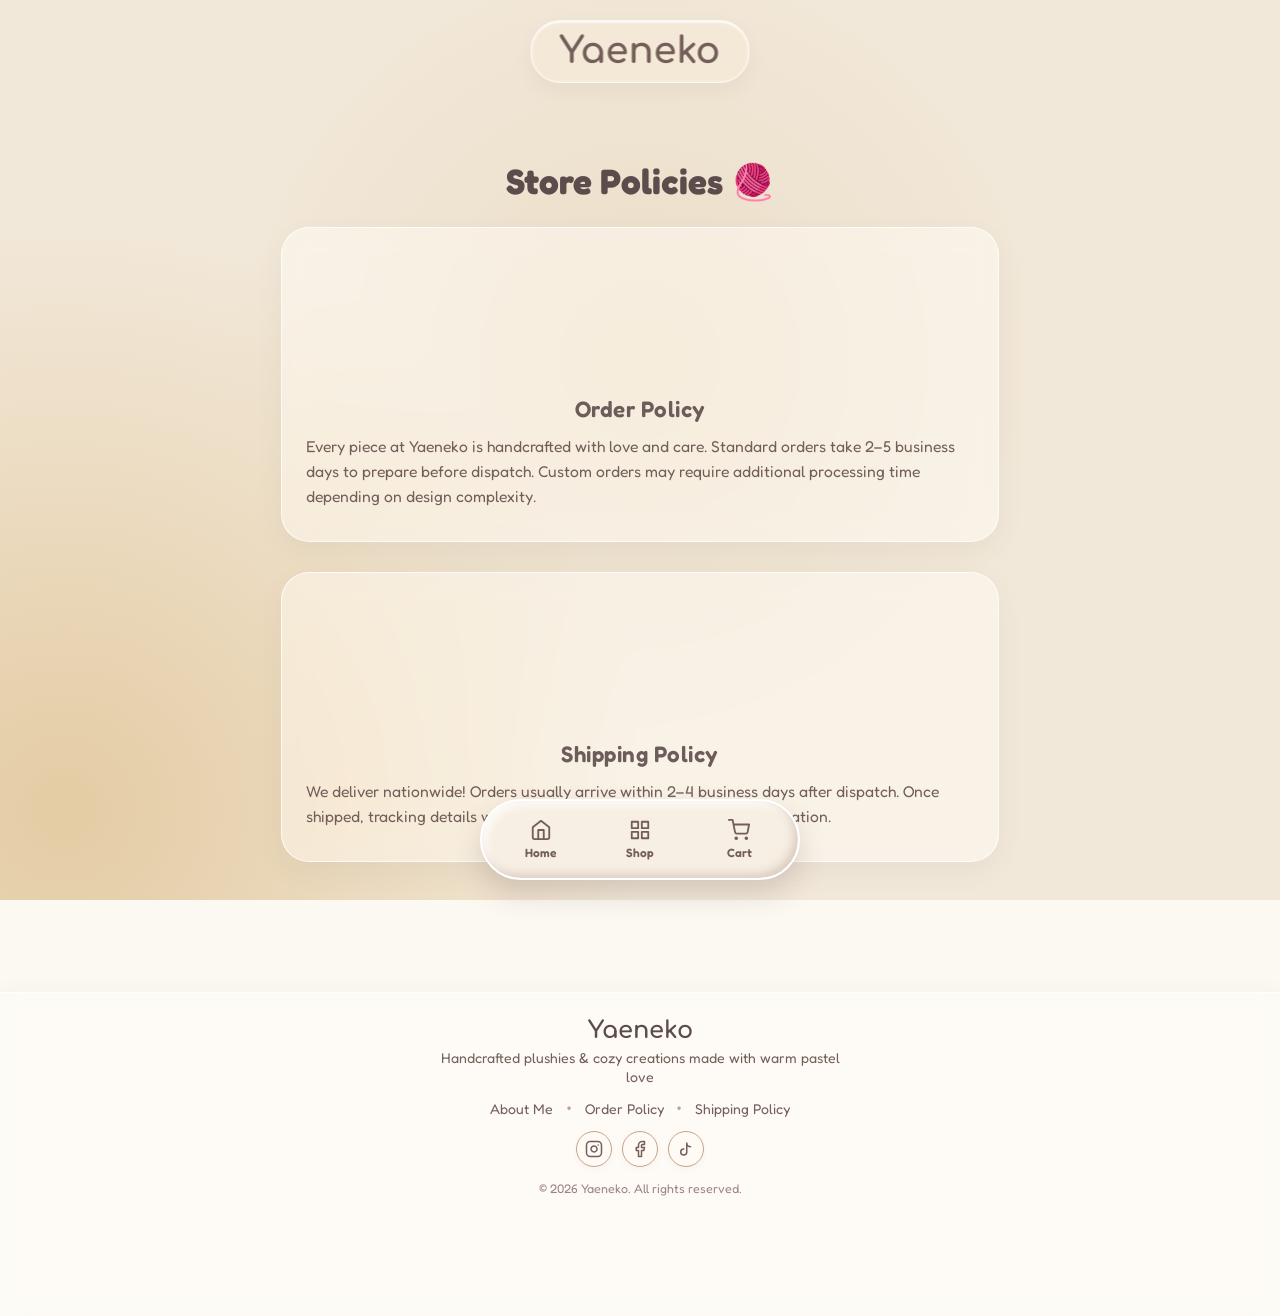
<file: policies.html>
<!DOCTYPE html>
<html lang="en">
<head>
    <meta charset="UTF-8">
    <meta name="viewport" content="width=device-width, initial-scale=1.0">
    <title>Store Policies — Yaeneko</title>

    <link rel="preconnect" href="https://fonts.googleapis.com">
    <link rel="preconnect" href="https://fonts.gstatic.com" crossorigin>
    <link href="https://fonts.googleapis.com/css2?family=Comfortaa:wght@300..700&family=Fredoka:wght@400;600;700&display=swap" rel="stylesheet">
    
    <link rel="stylesheet" href="style.css">
    <script src="script.js" defer></script>

    <style>
        .page-container {
            max-width: 750px;
            margin: 80px auto 0 auto;
            padding: 20px 16px 60px 16px;
        }

        .page-title {
            font-family: 'Fredoka', 'Comfortaa', cursive, sans-serif;
            font-size: 2.2rem;
            color: #5c4d4c;
            text-align: center;
            margin-bottom: 24px;
        }

        .policy-section {
            background: rgba(255, 255, 255, 0.45);
            backdrop-filter: blur(12px) saturate(130%);
            -webkit-backdrop-filter: blur(12px) saturate(130%);
            border: 1.5px solid rgba(255, 255, 255, 0.75);
            border-radius: 28px;
            padding: 32px 24px;
            box-shadow: 0 10px 28px rgba(92, 77, 76, 0.06);
            margin-bottom: 30px;
            scroll-margin-top: 100px;
        }

        .section-title {
            font-family: 'Fredoka', 'Comfortaa', cursive, sans-serif;
            font-size: 1.4rem;
            color: #5c4d4c;
            margin-bottom: 12px;
        }

        .policy-section p {
            font-family: 'Fredoka', cursive, sans-serif;
            font-size: 0.98rem;
            color: #735e59;
            line-height: 1.6;
        }
    </style>
</head>
<body>

    <div class="page-bg"></div>

    <header class="shop-header">
        <h1 class="logo">Yaeneko</h1>
    </header>

    <main class="page-container">
        <h1 class="page-title">Store Policies 🧶</h1>

        <section class="policy-section" id="order-policy">
            <h2 class="section-title">Order Policy</h2>
            <p>Every piece at Yaeneko is handcrafted with love and care. Standard orders take 2–5 business days to prepare before dispatch. Custom orders may require additional processing time depending on design complexity.</p>
        </section>

        <section class="policy-section" id="shipping-policy">
            <h2 class="section-title">Shipping Policy</h2>
            <p>We deliver nationwide! Orders usually arrive within 2–4 business days after dispatch. Once shipped, tracking details will be sent to your provided contact information.</p>
        </section>
    </main>

    <footer class="site-footer">
        <div class="footer-content">
            <h2 class="footer-logo">Yaeneko</h2>
            <p class="footer-bio">Handcrafted plushies & cozy creations made with warm pastel love </p>
            <nav class="footer-links-row" aria-label="Footer Navigation">
                <a href="about.html" class="footer-link">About Me</a>
                <span class="footer-dot">•</span>
                <a href="policies.html#order-policy" class="footer-link">Order Policy</a>
                <span class="footer-dot">•</span>
                <a href="policies.html#shipping-policy" class="footer-link">Shipping Policy</a>
            </nav>
            <div class="footer-socials-row">
                <a href="https://www.instagram.com/yaeneko.bd?utm_source=ig_web_button_share_sheet&igsh=ZDNlZDc0MzIxNw==" target="_blank" rel="noopener noreferrer" class="social-btn" aria-label="Instagram">
                    <svg width="18" height="18" viewBox="0 0 24 24" fill="none" stroke="currentColor" stroke-width="2" stroke-linecap="round" stroke-linejoin="round"><rect x="2" y="2" width="20" height="20" rx="5" ry="5"></rect><path d="M16 11.37A4 4 0 1 1 12.63 8 4 4 0 0 1 16 11.37z"></path><line x1="17.5" y1="6.5" x2="17.51" y2="6.5"></line></svg>
                </a>
                <a href="https://www.facebook.com/people/Yaenekobd/61579429420812/" target="_blank" rel="noopener noreferrer" class="social-btn" aria-label="Facebook">
                    <svg width="18" height="18" viewBox="0 0 24 24" fill="none" stroke="currentColor" stroke-width="2" stroke-linecap="round" stroke-linejoin="round"><path d="M18 2h-3a5 5 0 0 0-5 5v3H7v4h3v8h4v-8h3l1-4h-4V7a1 1 0 0 1 1-1h3z"></path></svg>
                </a>
                <a href="https://www.tiktok.com/@yaeneko.bd" target="_blank" rel="noopener noreferrer" class="social-btn" aria-label="TikTok">
                    <svg width="18" height="18" viewBox="0 0 24 24" fill="none" stroke="currentColor" stroke-width="2" stroke-linecap="round" stroke-linejoin="round"><path d="M9 12a4 4 0 1 0 4 4V4a5 5 0 0 0 5 5"></path></svg>
                </a>
            </div>
            <p class="footer-copyright">© 2026 Yaeneko. All rights reserved.</p>
        </div>
    </footer>

    <nav class="floating-nav" aria-label="Main Navigation">
        <a href="index.html" class="nav-item">
            <svg viewBox="0 0 24 24" fill="none" stroke="currentColor" stroke-width="2" stroke-linecap="round" stroke-linejoin="round"><path d="M3 9l9-7 9 7v11a2 2 0 0 1-2 2H5a2 2 0 0 1-2-2z"/><polyline points="9 22 9 12 15 12 15 22"/></svg>
            <span>Home</span>
        </a>
        <a href="shop.html" class="nav-item">
            <svg viewBox="0 0 24 24" fill="none" stroke="currentColor" stroke-width="2" stroke-linecap="round" stroke-linejoin="round"><rect x="3" y="3" width="7" height="7"/><rect x="14" y="3" width="7" height="7"/><rect x="14" y="14" width="7" height="7"/><rect x="3" y="14" width="7" height="7"/></svg>
            <span>Shop</span>
        </a>
        <a href="cart.html" class="nav-item">
            <svg viewBox="0 0 24 24" fill="none" stroke="currentColor" stroke-width="2" stroke-linecap="round" stroke-linejoin="round"><circle cx="9" cy="21" r="1"/><circle cx="20" cy="21" r="1"/><path d="M1 1h4l2.68 13.39a2 2 0 0 0 2 1.61h9.72a2 2 0 0 0 2-1.61L23 6H6"/></svg>
            <span>Cart</span>
        </a>
    </nav>

</body>
</html>
</file>
<file: style.css>
/* Base Reset & Variables */
* {
    margin: 0;
    padding: 0;
    box-sizing: border-box;
}

:root {
    --accent-brown: #5c4d4c;  
}

html, body {
    width: 100%;
    max-width: 100%;
    overflow-x: hidden; /* Clips horizontal overflow permanently */
      
}

body {
    background-color: #fcf9f2;
    color: var(--accent-brown);
    font-family: system-ui, -apple-system, BlinkMacSystemFont, 'Segoe UI', Roboto, Helvetica, Arial, sans-serif;
    overflow: hidden; 
    -webkit-font-smoothing: antialiased;
    width: 100%;
	max-width: 100%;
    min-height: 130vh;
	
	overflow-x: hidden;
	overflow-y: auto;
}

.page-bg {
    position: fixed;
    inset: 0;
    background-color: #F2E8D9;
    background-image:
        radial-gradient(circle at 50% 40%, rgba(232, 217, 192, 0.7) 0%, transparent 50%),
        radial-gradient(circle at 5% 90%, rgba(201, 151, 63, 0.35) 0%, transparent 40%);
    background-repeat: no-repeat;
    background-size: cover;
    
    z-index: -1;
}
/* Header Styling */
.shop-header {
    display: flex;
    flex-direction: column;
    justify-content: center;
    align-items: center;
    gap: 20px;              /* Space between logo and button */
    padding: 30px 20px;
    background: transparent;
    position: relative;
    z-index: auto;
}

.logo {
	position: fixed;
	top: 20px;
	left: 50%;
	transform: translateX(-50%);
    font-family: 'Comfortaa', cursive; 
    font-size: 2.3rem;
    font-weight: 700; 
    letter-spacing: 0px;
    color: #735e59;
	z-index: 10000;
	
	background: rgba(255, 255, 255, 0.15); 
    backdrop-filter: blur(2px) saturate(120%);          
    -webkit-backdrop-filter: blur(2px) saturate(120%);
	
	border: 1.5px solid rgba(255, 255, 255, 0.65);
    border-radius: 30px; /* Soft, smooth corners */
	
	padding: 10px 28px;
    display: inline-block;
	
	box-shadow: 
        0 8px 20px rgba(92, 77, 76, 0.06),   
        inset 0 1.5px 2px rgba(255, 255, 255, 0.9),  /* Top highlight */
        inset 0 -1px 2px rgba(255, 255, 255, 0.3);  /* Bottom highlight */
		
}

.explore-btn {
	margin-top: 70px;
    display: flex;
    align-items: center;
    justify-content: center;
    gap: 12px;
    width: 100%;
    max-width: 480px;      /* Sleek, elongated look */
    padding: 14px 30px;
    
    font-family: inherit;
    font-size: 1rem;
    font-weight: 500;
    text-decoration: none; /* Removes the default link underline */
    
    /* Filled theme coloring */
    background-color: #ab9685;
    color: #fcf9f2;        /* Cream white text color matching the body background */
    
    border: 3px solid #735e59;
    border-radius: 30px;   /* Fully rounded pill shape */
    cursor: pointer;
    box-shadow: 0 8px 20px rgba(92, 77, 76, 0.2);
    transition: all 0.3s ease;
}

.explore-btn:hover {
    background-color: #443736;
    border-color: #ab9685;
    box-shadow: 0 12px 24px rgba(92, 77, 76, 0.3);
    transform: translateY(-2px);
}


.explore-btn:hover svg {
    transform: translateX(4px);
}

.explore-btn svg {
    transition: transform 0.2s ease;
}

.explore-btn:active {
    transform: translateY(0);
}

.hero-text {
    position: absolute;
    top: 45%;                  /* Vertically centers it relative to the wheel */
    left: 8%;                  /* Anchors it nicely on the left side */
    transform: translateY(-50%);
    max-width: 450px;
	text-align: left;
    z-index: 5;                /* Same level as the wheel */
    
    color: #4a443f;
	pointer-events: none;
}

.hero-text h1 {
    font-family: 'Fredoka','Comfortaa', cursive, sans-serif;
    font-size: 3rem;
    font-weight: 700;
    line-height: 1.15;
	letter-spacing: 0.5px;
    margin-bottom: 14px;
	color: #735e59;
}

.hero-text p {
	font-family: system-ui, -apple-system, sans-serif;
    font-size: 1.05rem;
	line-height: 1.5;
    opacity: 0.85;
}

/* Wheel Container Placement */
.wheel-container {
    position: absolute;
    top: 180px; 
    right: -170px; 
    width: 350px;
    height: 350px;
    z-index: 1;
    pointer-events: auto;
	transform: translateY(-50%);
}

/* The Wheel Track */
.wheel {
    width: 100%;
    height: 100%;
    border-radius: 50%;
    background-color: transparent;
    position: relative;
    will-change: transform;
}

/* Positioning wrapper: places each gondola around the wheel circle.
   This element spins WITH the wheel (that's what makes it orbit). */
.wheel-head-pos {
    position: absolute;
    width: 75px;
    height: 75px;
    top: calc(50% - 37.5px);
    left: calc(50% - 37.5px);
    transform: rotate(var(--angle)) translate(140px);
}

/* Content wrapper: counter-rotates by the exact opposite of the wheel's
   live rotation (plus its own placement angle), so the circle + label
   inside always stay upright, like a Ferris wheel gondola. */
.wheel-content {
    position: relative;
    display: block;
    width: 100%;
    height: 100%;
    transform: rotate(calc(-1 * (var(--angle) + var(--rotation, 0deg))));
    transition: transform 0.05s linear;
    text-decoration: none;
    -webkit-tap-highlight-color: transparent;
}

/* Thicker-looking glass profile */
.wheel-head {
    width: 75px;  
    height: 75px; 
    
    background: rgba(255, 255, 255, 0.55); 
    backdrop-filter: blur(1px) saturate(140%);          
    -webkit-backdrop-filter: blur(1px) saturate(140%);  
    
    border: 3px solid #c2b19c; 
    
    color: var(--accent-brown);
    border-radius: 50%;
    display: flex;
    align-items: center;
    justify-content: center;
    font-size: 1.2rem;
    font-weight: 600; 
    
    box-shadow: 
        0 15px 35px rgba(92, 77, 76, 0.12),   
        0 5px 15px rgba(0, 0, 0, 0.04),        
        inset 0 2px 4px rgba(255, 255, 255, 0.5); 
    
    transition: background-color 0.2s ease;
}

/* Spacing layout positions — each item's fixed angle around the wheel */
.head-1 { --angle: 0deg; }
.head-2 { --angle: 45deg; }
.head-3 { --angle: 90deg; }
.head-4 { --angle: 135deg; }
.head-5 { --angle: 180deg; }
.head-6 { --angle: 225deg; }
.head-7 { --angle: 270deg; }
.head-8 { --angle: 315deg; }
  
/* Makes the image completely fill the entire glass circle */
.wheel-head img {
    width: 100%;
    height: 100%;
    object-fit: cover;     
    border-radius: 50%;    
    display: block;
    pointer-events: none;  
}
/* Cart Button Base Layout */
/* Cart Button - same style as first page */
.cart-btn {
    position: relative;
    display: flex;
    align-items: center;
    justify-content: center;

    width: 48px;
    height: 48px;

    color: #735e59;
    background: none;
    border: none;
    text-decoration: none;
    cursor: pointer;

    transition: all 0.3s cubic-bezier(0.25, 1, 0.5, 1);
}

.cart-btn:hover {
    color: #ab9685;
    transform: scale(1.15);
}

.cart-btn svg {
    width: 28px;
    height: 28px;
	filter: drop-shadow(0 0 0.3px currentColor);
}

/* Quantity Counter Badge resting over the logo */
.cart-count {
    position: absolute;
    top: -4px;
    right: -4px;

    background: #7a5c42;
    color: white;

    font-size: 0.65rem;
    font-weight: 700;

    width: 18px;
    height: 18px;
    border-radius: 50%;

    display: none;
    align-items: center;
    justify-content: center;

    border: 2px solid #fcf9f2;
}

.wheel-label {
    position: absolute;
    
    /* Pushes text completely below the 75px circle boundary */
    top: 75px; 
    
    /* Centers the text horizontally relative to the circle */
    left: 50%;
    transform: translateX(-50%);
    
    /* Typography & Styling */
    font-size: 0.8rem;
    font-weight: 600;
    color: var(--accent-brown);
    white-space: nowrap;  /* Keeps the name on one single line */
    
    /* Layout Safety */
    pointer-events: none; /* Prevents text selection from breaking dragging */
    text-align: center;
}

/* Glass Plate Container for Instagram and Cart Buttons */
.header-actions {
    display: inline-flex;
    align-items: center;
    justify-content: center;
    gap: 4px; /* Spacing between the buttons inside the plate */
    padding: 4px 8px; /* Padding inside the glass plate */

    /* Clear Glassmorphism Styling */
    background: rgba(255, 255, 255, 0.15);
    backdrop-filter: blur(2px) saturate(120%);
    -webkit-backdrop-filter: blur(2px) saturate(120%);

    /* Plate Borders & Radius matching the logo */
    border-radius: 30px;
    border: 1.5px solid rgba(255, 255, 255, 0.65);

    /* Subtle Light Edge Reflection */
    box-shadow: 
        0 8px 20px rgba(92, 77, 76, 0.06),   
        inset 0 1.5px 2px rgba(255, 255, 255, 0.9),
        inset 0 -1px 2px rgba(255, 255, 255, 0.3);
}

/* ===============================
   MOBILE RESPONSIVE OVERRIDES
   ===============================*/
  @media (max-width: 600px) {

    /* 1. Header & Typography Adjustments */
    .shop-header {
        padding: 15px 15px;
        gap: 12px;
    }

    .logo {
        font-size: 2rem;
		padding: 8px 20px;
		border-radius: 30px;
    }

    .explore-btn {
        max-width: 300px;
        padding: 10px 20px;
        font-size: 0.88rem;
    }

   
    .wheel-container {
        position: absolute;
        top: 110px; 
        right: -170px;          /* Exactly half of 340px width */
        width: 340px;
        height: 340px;
        z-index: 5;
        pointer-events: auto;
        touch-action: none;
        transform: translateY(-50%);
    }


    .wheel-head-pos {
        width: clamp(56px, 18vw, 70px);
        height: clamp(56px, 18vw, 70px);
        top: calc(50% - clamp(28px, 9vw, 35px));
        left: calc(50% - clamp(28px, 9vw, 35px));
        /* Orbit radius of 125px places 3 heads fully in view & 2 peeking */
        transform: rotate(var(--angle)) translate(clamp(95px, 30vw, 125px)); 
    }

    .wheel-head {
        width: clamp(56px, 18vw, 70px);
        height: clamp(56px, 18vw, 70px);
        border-width: 2.5px;
        box-shadow: 0 8px 20px rgba(92, 77, 76, 0.15);
    }

    .wheel-label {
        top: clamp(58px, 19vw, 73px);              /* Just below the 70px circle */
        font-size: clamp(0.65rem, 2.2vw, 0.75rem);
        color: #5c4d4c;
        text-shadow: 0 1px 2px rgba(255, 255, 255, 0.8); /* Helps readability */
    }
	
	
	.header-actions {
        padding: 2px 6px;
        gap: 2px;
    }
	
	.hero-section {
    position: relative; /* This acts as an anchor for the wheel */
    width: 100%;
    min-height: 380px;
    }

    .hero-text {
        position: relative;
        top: 2%;
        left: 0;
        transform: none;
        text-align: left;
        padding: 0 24px;
        margin-top: 15px;
		max-width: 100%;
    }

    .hero-text h1 {
        font-size: 2.8rem;
    }
	
    .hero-text p {
        font-size: 0.9rem;
    }
	
	
    .section-title {
		
        transform: translateY(-55px);
        font-size: 1.3rem;
		color: #4a443f;
    }
	
	.stack-container {
        position: relative;
		width: 100%;
		z-index: 10;
		transform: translateY(-130px);
    }
    .stack-card {
        width: 120px;
		border-width: 2.5px;
		border-radius: 22px;
    }
    .stack-card.slot-mid-left { transform: translateX(-65px) scale(0.85); }
    .stack-card.slot-mid-right { transform: translateX(65px) scale(0.85); }
    .stack-card.slot-far-left { transform: translateX(-120px) scale(0.7); }
    .stack-card.slot-far-right { transform: translateX(120px) scale(0.7); }


  }

@media (max-width: 380px) {
    .logo {
        font-size: 1.8rem;
    }

    .explore-btn {
        max-width: 270px;
        padding: 9px 16px;
        font-size: 0.8rem;
    }

    .shop-header {
        padding: 12px 12px;
        gap: 10px;
    }
} 
   
    .header-actions {
    display: flex;
    align-items: center;
    justify-content: center;
    gap: 6px; /* Adjust spacing between Instagram and Cart buttons */
}  
   
   
   
   .section-title {
   
    font-family: 'Fredoka', 'Comfortaa', cursive, sans-serif;
    
    /* Medium, fluid size */
    font-size: 1.3rem;
    font-weight: 600;
    color: #4a443f; 
    text-align: center;
    width: 100%;
    letter-spacing: 0.5px;
    opacity: 0.9;
	margin-top: 15vh; 
    margin-bottom: 20px;
    width: 100%;
    padding: 0 16px;
    box-sizing: border-box;
}



.stack-container {
    position: relative;
    width: 100%;
    max-width: 800px;
    height: 380px;
    margin: 40px auto 60px auto;
    display: flex;
    justify-content: center;
    align-items: center;
    perspective: 1000px;
    touch-action: pan-y;
    z-index: 10;
	overflow: hidden;
}

/* Individual Vertical Card Base */
.stack-card {
    position: absolute;
    width: 170px;
    aspect-ratio: 3 / 4;
    border-radius: 28px;
    border: 3.5px solid #fff5ea;
    overflow: hidden;
    background: #fff;
    box-shadow: 
        0 0 0 2px #c9b5a1,                        
        0 12px 24px -4px rgba(115, 94, 89, 0.25), 
        inset 0 0 0 1.5px rgba(255, 255, 255, 0.8);
    transition: transform 0.4s ease, filter 0.4s ease, opacity 0.4s ease, z-index 0.4s ease;
    cursor: pointer;
    user-select: none;
    -webkit-user-drag: none;
	touch-action: pan-y;
}

.stack-card img {
    width: 100%;
    height: 100%;
    object-fit: cover;
    pointer-events: none;
}

/* --- THE 5 STACK SLOTS --- */

/* 1. Center Image (Front) */
.stack-card.slot-center {
    z-index: 5;
    transform: translateX(0) scale(1.1);
    filter: none;
    opacity: 1;
}

/* 2. Middle-Left (Behind center) */
.stack-card.slot-mid-left {
    z-index: 3;
    transform: translateX(-110px) scale(0.9);
    filter: none; 
    opacity: 0.95;
}

/* 3. Middle-Right (Behind center) */
.stack-card.slot-mid-right {
    z-index: 3;
    transform: translateX(110px) scale(0.9);
    filter: none;
    opacity: 0.95;
}

/* 4. Far-Left (Furthest back) */
.stack-card.slot-far-left {
    z-index: 1;
    transform: translateX(-200px) scale(0.75);
    filter: none; 
    opacity: 0.95;
}

/* 5. Far-Right (Furthest back) */
.stack-card.slot-far-right {
    z-index: 1;
    transform: translateX(200px) scale(0.75);
    filter: none;
    opacity: 0.95;
}

/* Pop-up Overlay Background */
.image-modal {
    display: flex;
    position: fixed;
    inset: 0;
    width: 100vw;
    height: 100vh;
    z-index: 2000;
    align-items: center;
    justify-content: center;
    padding: 20px;
    
    /* Warm dark tint + high blur */
    background: rgba(40, 32, 28, 0.45);
    backdrop-filter: blur(12px) saturate(130%);
    -webkit-backdrop-filter: blur(12px) saturate(130%);
    
    /* Smooth fade in/out instead of instant display */
    opacity: 0;
    visibility: hidden;
    pointer-events: none;
    transition: opacity 0.4s cubic-bezier(0.16, 1, 0.3, 1), visibility 0.4s ease;
}

.image-modal.active {
    opacity: 1;
    visibility: visible;
    pointer-events: auto;
}

/* The Pop-up Image */
.modal-content {
    max-width: 85%;
    max-height: 80vh;
	height: auto;
	margin: auto;
    border-radius: 20px;
    box-shadow: 0 25px 50px rgba(0, 0, 0, 0.6);
    border: 2px solid rgba(255, 255, 255, 0.3);
    object-fit: contain;
    animation: slideToCenter 0.45s cubic-bezier(0.2, 0.8, 0.2, 1) forwards;
}

.modal-card {
    position: relative;
    display: flex;
    flex-direction: column;
    align-items: center;
    padding: 24px;
    max-width: 90%;
    width: 360px;
    
    /* Claymorphism container */
    background: #fcf9f2;
    border-radius: 30px;
    box-shadow: 
        12px 12px 24px rgba(139, 111, 92, 0.25),
        -12px -12px 24px rgba(255, 255, 255, 0.9);
    animation: slideToCenter 0.35s ease-out forwards;
}

.modal-wrapper {
    position: relative;
    display: flex;
    flex-direction: column;
    align-items: center;
    width: 100%;
    max-width: 360px;
    padding: 20px;
    
    /* Organic cozy card styling */
    background: linear-gradient(145deg, #fefcf7, #f6f0e4);
    border-radius: 32px;
    border: 1.5px solid rgba(255, 255, 255, 0.8);
    box-shadow: 0 20px 40px -10px rgba(60, 45, 35, 0.3);
    
    /* Soft physics spring animation */
    transform: scale(0.82) translateY(30px);
    transition: transform 0.5s cubic-bezier(0.34, 1.56, 0.64, 1);
}

.image-modal.active .modal-wrapper {
    transform: scale(1) translateY(0);
	
}

/* Close Button (X) */
.modal-close {
    position: absolute;
    top: 16px;
    right: 16px;
    width: 36px;
    height: 36px;
    border-radius: 50%;
    
    /* Subtle Frosted Glass Effect */
    background: rgba(255, 255, 255, 0.45);
    backdrop-filter: blur(8px);
    -webkit-backdrop-filter: blur(8px);
    border: 1.5px solid rgba(255, 255, 255, 0.8);
    
    /* Text / Icon alignment */
    color: #5c4d4c;
    display: flex;
    align-items: center;
    justify-content: center;
    font-family: Arial, sans-serif;
    font-size: 20px;
    font-weight: 300;
    line-height: 1;
    cursor: pointer;
    z-index: 20;
    
    /* Soft elevation shadow */
    box-shadow: 0 4px 12px rgba(92, 77, 76, 0.12);
    transition: all 0.25s cubic-bezier(0.25, 1, 0.5, 1);
}


.modal-close:hover {
    background: rgba(255, 255, 255, 0.85);
    color: #2c2625;
    transform: scale(1.1) rotate(90deg);
    box-shadow: 0 6px 16px rgba(92, 77, 76, 0.2);
}

.modal-close:active {
    transform: scale(0.95);
}

/* Clean Minimalist White Product Title */
.modal-title {
    font-family: 'Fredoka', 'Comfortaa', cursive, sans-serif;
    color: #5c4d4c;
    font-size: 1.15rem;
    font-weight: 600;
    letter-spacing: 0.3px;
    margin-top: 16px;
    margin-bottom: 8px;
    text-align: center;
    padding: 8px 18px;
    
    /* Soft Claymorphism Pill Style */
    background: #fcf9f2;
    border-radius: 20px;
    box-shadow: 
        0 4px 8px rgba(0, 0, 0, 0.12),
        inset 1.5px 1.5px 2px #ffffff,
        inset -1.5px -1.5px 2px rgba(139, 111, 92, 0.15);
		
    -webkit-font-smoothing: antialiased;
    -moz-osx-font-smoothing: grayscale;
    transform: translateZ(0);
}

/* Clean Minimalist White Product Price */
.modal-price {
    font-family: inherit;
    color: #735e59;
    font-size: 1rem;
    font-weight: 700;
    letter-spacing: 0.2px;
    margin-bottom: 18px;
    text-align: center;
    padding: 6px 14px;
    
    /* Clay Pill Tag Style */
    background: #e6ded3;
    border-radius: 16px;
    box-shadow: 
        0 3px 6px rgba(0, 0, 0, 0.1),
        inset 1px 1px 2px #ffffff,
        inset -1px -1px 2px rgba(92, 77, 76, 0.15);
		
	-webkit-font-smoothing: antialiased;
    -moz-osx-font-smoothing: grayscale;
     transform: translateZ(0);	
}

.modal-actions {
    display: flex;
    gap: 12px;
    width: 100%;
    max-width: 300px;
}

.clay-btn {
    flex: 1;
    padding: 11px 16px;
    font-family: inherit;
    font-size: 0.9rem;
    font-weight: 600;
    border: none;
    border-radius: 18px;
    cursor: pointer;
    transition: transform 0.15s ease;
}

.btn-cart {
    background: #e6ded3;
    color: #5c4d4c;
    box-shadow: 
        3px 4px 10px rgba(0, 0, 0, 0.35),
        inset 1px 1px 2px rgba(255, 255, 255, 0.2);
}

.btn-buy {
    background: #ab9685;
    color: #ffffff;
    box-shadow: 
        3px 4px 10px rgba(0, 0, 0, 0.35),
        inset 1px 1px 2px rgba(255, 255, 255, 0.2);
}

.clay-btn:active {
    transform: scale(0.96);
    box-shadow: 
        inset 3px 3px 6px rgba(0, 0, 0, 0.15),
        inset -3px -3px 6px rgba(255, 255, 255, 0.5);
}
/* Smooth Zoom-In Animation */
@keyframes slideToCenter {
    0% {
        opacity: 0;
        transform: translateY(120px) scale(0.8);
    }
    100% {
        opacity: 1;
        transform: translateY(0) scale(1);
    }
}

/* 2. SCATTER / FALL DOWN EFFECT FOR THE BACKGROUND CARDS */
.stack-container.modal-active .stack-card {
    transition: transform 0.6s cubic-bezier(0.16, 1, 0.3, 1), opacity 0.4s ease;
    opacity: 0 !important;
}

/* Send left cards sliding out to the left */
.stack-container.modal-active .slot-far-left,
.stack-container.modal-active .slot-mid-left {
    transform: translateX(-160px) translateY(50px) rotate(-8deg) scale(0.7) !important;
}

/* Send right cards sliding out to the right */
.stack-container.modal-active .slot-mid-right,
.stack-container.modal-active .slot-far-right {
    transform: translateX(160px) translateY(50px) rotate(8deg) scale(0.7) !important;
}

/* Drop the center card downward */
.stack-container.modal-active .slot-center {
    transform: translateY(80px) scale(0.6) !important;
}




/* =========================================================================
   CUSTOM ORDER BUTTON & MODAL
   ========================================================================= */

/* Trigger Button Layout */
.custom-order-wrapper {
    display: flex;
    justify-content: center;
    width: 100%;
    padding: 0 20px;
    margin: 10px auto 40px auto;
    position: relative;
    z-index: 10;
}

.custom-order-btn {
    display: flex;
    flex-direction: column;
    align-items: center;
    justify-content: center;
    gap: 4px;
    width: 100%;
    max-width: 440px;
    padding: 14px 24px;
    
    /* Matte terracotta/clay base color */
    background: #e6ded3; 
    border: none;
    border-radius: 30px;
    cursor: pointer;
    
    /* Claymorphism: Dark outer drop shadow + Warm inner depth (no bright white glow) */
    box-shadow: 
        6px 6px 14px rgba(92, 77, 76, 0.25),            /* Soft outer drop shadow */
        inset 2.5px 2.5px 4px rgba(255, 255, 255, 0.45), /* Top-left light edge */
        inset -3px -3px 6px rgba(0, 0, 0, 0.18);
        
    transition: all 0.2s cubic-bezier(0.25, 1, 0.5, 1);
    -webkit-tap-highlight-color: transparent;
}

.custom-order-btn:hover {
    transform: translateY(-2px) scale(1.01);
    box-shadow: 
        8px 8px 20px rgba(139, 111, 92, 0.25),
        -8px -8px 20px rgba(255, 255, 255, 0.9),
        inset 1.5px 1.5px 2px #ffffff;
}

.custom-order-btn:active {
    transform: translateY(2px) scale(0.98);
    box-shadow: 
        inset 3px 3px 6px rgba(0, 0, 0, 0.25),
        inset -2px -2px 4px rgba(255, 255, 255, 0.5);
}

.custom-title {
    font-family: 'Fredoka', 'Comfortaa', cursive, sans-serif;
    font-size: 1.1rem;
    font-weight: 600;
    color: #5c4d4c;
}

.custom-subtitle {
    font-family: system-ui, -apple-system, sans-serif;
    font-size: 0.82rem;
    color: #735e59;
    opacity: 0.85;
}

/* Modal Overlay Base */
.custom-modal {
    position: fixed;
    inset: 0;
    z-index: 2100;
    display: flex;
    align-items: center;
    justify-content: center;
    padding: 20px;
    background: rgba(40, 32, 28, 0.45);
    backdrop-filter: blur(10px) saturate(120%);
    -webkit-backdrop-filter: blur(10px) saturate(120%);
    
    opacity: 0;
    visibility: hidden;
    pointer-events: none;
    transition: opacity 0.3s ease, visibility 0.3s ease;
}

.custom-modal.active {
    opacity: 1;
    visibility: visible;
    pointer-events: auto;
}

/* Modal Popup Card */
.custom-modal-card {
    position: relative;
    display: flex;
    flex-direction: column;
    align-items: center;
    width: 100%;
    max-width: 360px;
    padding: 28px 24px 24px 24px;
    
    /* Solid, warm clay tone instead of gradient */
    background: #f2ebd9; 
    border-radius: 32px;
    border: 2px solid #735e59;
    
    /* Soft matte clay depth */
    box-shadow: 
        8px 12px 24px rgba(60, 45, 35, 0.2),
        inset 2px 2px 5px rgba(255, 255, 255, 0.7),
        inset -4px -4px 8px rgba(139, 111, 92, 0.15);
    
    transform: scale(0.85) translateY(20px);
    transition: transform 0.35s cubic-bezier(0.34, 1.56, 0.64, 1);
}

.custom-modal.active .custom-modal-card {
    transform: scale(1) translateY(0);
}

.custom-modal-close {
    position: absolute;
    top: 14px;
    right: 14px;
    width: 32px;
    height: 32px;
    border-radius: 50%;
    background: rgba(255, 255, 255, 0.5);
    border: 1px solid rgba(255, 255, 255, 0.8);
    color: #5c4d4c;
    font-size: 18px;
    cursor: pointer;
    display: flex;
    align-items: center;
    justify-content: center;
    transition: all 0.2s ease;
}

.custom-modal-close:hover {
    background: #ffffff;
    transform: scale(1.08);
}

.custom-modal-heading {
    font-family: 'Fredoka', 'Comfortaa', cursive, sans-serif;
    font-size: 1.25rem;
    font-weight: 600;
    color: #5c4d4c;
    text-align: center;
    margin-bottom: 8px;
}

.custom-modal-text {
    font-family: system-ui, -apple-system, sans-serif;
    font-size: 0.88rem;
    line-height: 1.45;
    color: #735e59;
    text-align: center;
    margin-bottom: 20px;
}

.custom-modal-btn {
    display: inline-flex;
    align-items: center;
    justify-content: center;
    width: 100%;
    padding: 12px 20px;
    
    font-family: 'Fredoka', 'Comfortaa', cursive, sans-serif;
    font-size: 0.95rem;
    font-weight: 600;
    color: #ffffff;
    text-decoration: none;
    background: #ab9685;
    border-radius: 20px;
    box-shadow: 0 4px 12px rgba(92, 77, 76, 0.2);
    transition: all 0.2s ease;
}

.custom-modal-btn:hover {
    background: #443736;
    transform: translateY(-1px);
}

/* Mobile Alignment Adjustments */
@media (max-width: 600px) {
    .custom-order-wrapper {
        margin-top: -200px;
    }
    
    .custom-title {
        font-size: 0.98rem;
    }
    
    .custom-subtitle {
        font-size: 0.75rem;
    }
}


/* =========================================================================
   FLOATING REAL CLAY NAVIGATION BAR
   ========================================================================= */
.floating-nav {
    position: fixed;
    /* Adjust this distance from the bottom as needed */
    bottom: calc(20px + env(safe-area-inset-bottom)); 
    left: 50%;
    transform: translateX(-50%);
    
    display: flex;
    align-items: center;
    justify-content: space-around;
    gap: 10px;
    
    width: calc(100% - 48px);
    max-width: 320px;
    padding: 10px 14px;
    
    /* Clay Material Styling */
    background: #f7efe3; /* Soft cream ceramic base */
    border-radius: 50px; /* Smooth rounded clay pill */
    border: 2px solid #ffffff;
    
    /* 3D Clay Elevation: Soft outer drop shadow + Dual inner shadows for 3D puff volume */
    box-shadow: 
        0 14px 28px rgba(115, 94, 89, 0.22),           /* Soft floor elevation shadow */
        inset -4px -4px 8px rgba(184, 161, 149, 0.45),  /* Inner shadow bottom-right for depth */
        inset 4px 4px 8px rgba(255, 255, 255, 0.95);    /* Inner top-left highlight for bulbous volume */
        
    z-index: 500;
}

/* Clay Navigation Items */
.floating-nav .nav-item {
    display: flex;
    flex-direction: column;
    align-items: center;
    justify-content: center;
    gap: 4px;
    
    flex: 1;
    padding: 8px 0;
    text-decoration: none;
    color: #735e59;
    font-family: 'Fredoka', 'Comfortaa', cursive, sans-serif; /* Matching your site fonts */
    font-size: 0.75rem;
    font-weight: 600;
    border-radius: 30px;
    
    transition: all 0.25s cubic-bezier(0.34, 1.56, 0.64, 1); /* Bouncy fluid transition */
    -webkit-tap-highlight-color: transparent;
}

.floating-nav .nav-item svg {
    width: 22px;
    height: 22px;
    transition: transform 0.25s ease;
}

/* Hover & Tap Animations */
.floating-nav .nav-item:hover {
    color: #5c4d4c;
    transform: translateY(-3px);
}

.floating-nav .nav-item:active {
    transform: scale(0.92);
}

/* Active Page Clay Button Highlight */
.floating-nav .nav-item.active {
    color: #5c4d4c;
    background: #f2e4d3; /* Slightly darker recessed clay color */
    
    /* Pressed inset clay effect */
    box-shadow: 
        inset 3px 3px 6px rgba(139, 111, 92, 0.35),
        inset -3px -3px 6px rgba(255, 255, 255, 0.9);
}

.floating-nav .nav-item.active svg {
    transform: scale(1.1);
}



/* =========================================================================
   COMPACT FULL-WIDTH FOOTER
   ========================================================================= */
.site-footer {
    width: 100%;
    margin-top: 40px;
    padding: 24px 16px calc(120px + env(safe-area-inset-bottom)) 16px; /* Extra clearance so the floating nav never covers the copyright line */
    background: rgba(255, 255, 255, 0.35);
    backdrop-filter: blur(10px) saturate(120%);
    -webkit-backdrop-filter: blur(10px) saturate(120%);
    border-top: 1.5px solid rgba(255, 255, 255, 0.65);
    box-shadow: 0 -4px 16px rgba(92, 77, 76, 0.03);
}

.footer-content {
    max-width: 800px;
    margin: 0 auto;
    display: flex;
    flex-direction: column;
    align-items: center;
    text-align: center;
}

.footer-logo {
    font-family: 'Comfortaa', cursive, sans-serif;
    font-size: 1.5rem; /* Slightly smaller logo */
    font-weight: 700;
    color: #5c4d4c;
    margin-bottom: 4px;
}

.footer-bio {
    font-family: 'Fredoka', 'Comfortaa', cursive, sans-serif;
    font-size: 0.88rem;
    color: #735e59;
    max-width: 420px;
    line-height: 1.35;
    margin-bottom: 14px;
}

/* Side-by-side Links */
.footer-links-row {
    display: flex;
    align-items: center;
    justify-content: center;
    flex-wrap: wrap;
    gap: 12px;
    margin-bottom: 14px;
}

.footer-link {
    font-family: 'Fredoka', cursive, sans-serif;
    font-size: 0.88rem;
    color: #735e59;
    text-decoration: none;
    transition: color 0.2s ease, transform 0.2s ease;
}

.footer-link:hover {
    color: #ab9685;
    transform: translateY(-1px);
}

.footer-dot {
    color: #c2a38a;
    font-size: 0.75rem;
}

/* Social Buttons Row */
.footer-socials-row {
    display: flex;
    align-items: center;
    justify-content: center;
    gap: 10px;
    margin-bottom: 14px;
}

.social-btn {
    display: inline-flex;
    align-items: center;
    justify-content: center;
    width: 36px;
    height: 36px;
    border-radius: 50%;
    background: #fffaf3;
    color: #735e59;
    border: 1.5px solid #c2a38a;
    box-shadow: 0 2px 6px rgba(115, 94, 89, 0.06);
    transition: all 0.25s ease;
    text-decoration: none;
}

.social-btn:hover {
    background: #ab9685;
    color: #fffaf3;
    border-color: #ab9685;
    transform: translateY(-2px);
}

/* Copyright Line */
.footer-copyright {
    font-family: 'Fredoka', cursive, sans-serif;
    font-size: 0.78rem;
    color: #8c706b;
    opacity: 0.85;
}
</file>
